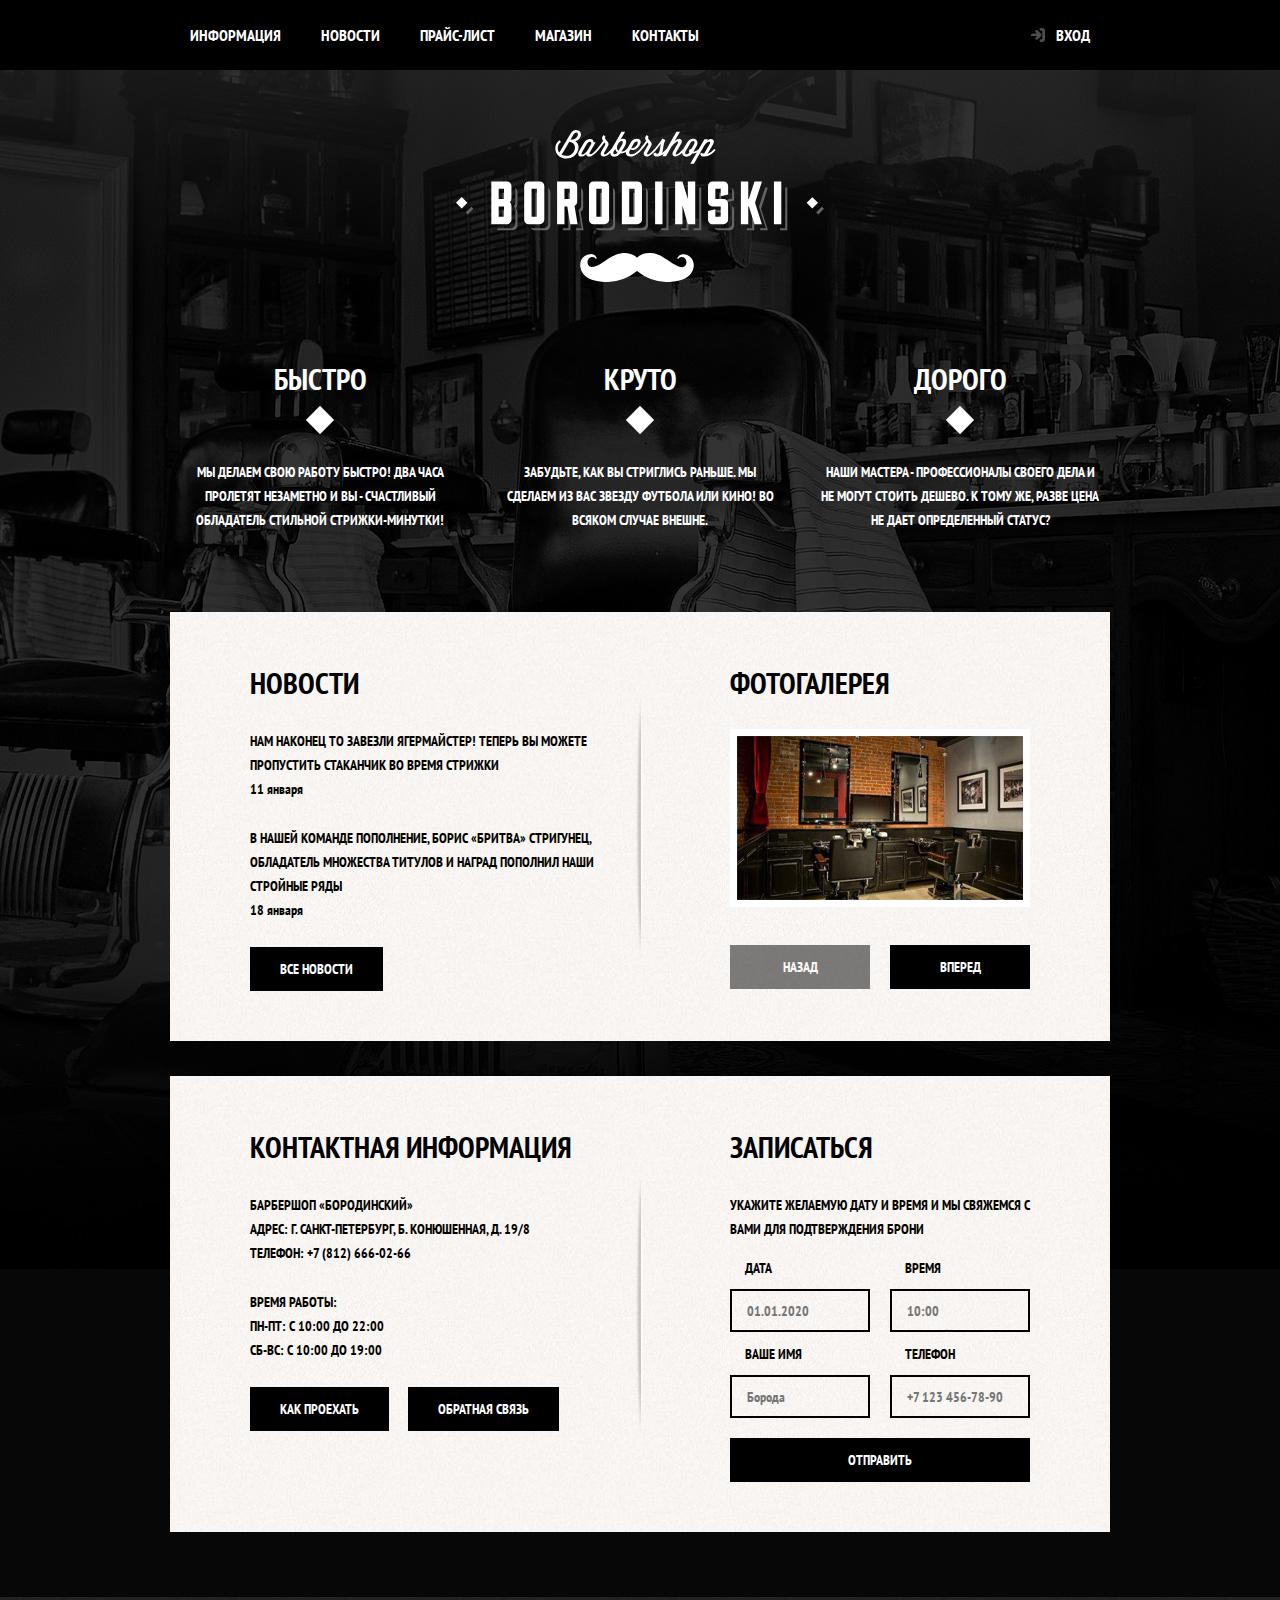
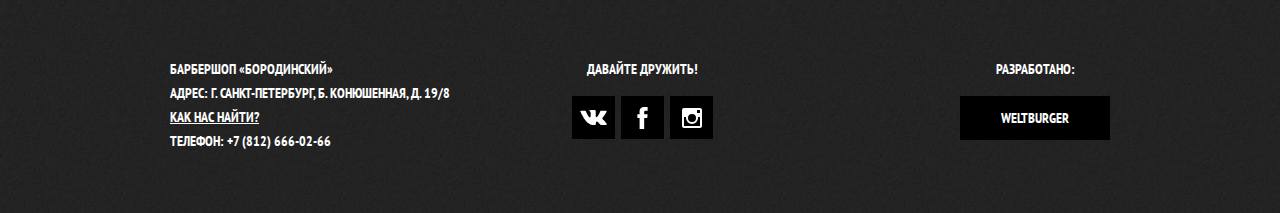
<file: site/index.html>
<!DOCTYPE html>
<html lang="ru">

<head>
    <meta charset="UTF-8">
    <title>Барбершоп «Бородинский»</title>
    <link href="https://fonts.googleapis.com/css2?family=PT+Sans+Narrow:wght@400;700&display=swap" rel="stylesheet">
    <link rel="stylesheet" href="css/normalize.css">
    <link rel="stylesheet" href="css/min-styles.css">
</head>

<body>
    <header class="main-header">
        <nav class="main-navigation">
            <a class="main-header-logo">
                <img src="img/index-logo.svg" width="368" height="153" alt="Логотип барбершопа «Бородинский»">
            </a>
            <div class="main-navigation-wrapper">
                <div class="container">
                    <ul class="site-navigation">
                        <li><a href="#">Информация</a></li>
                        <li><a href="#">Новости</a></li>
                        <li><a href="price.html">Прайс-лист</a></li>
                        <li><a href="catalog.html">Магазин</a></li>
                        <li><a href="#">Контакты</a></li>
                    </ul>
                    <ul class="user-navigation">
                        <li>
                            <a class="login-link" href="login.html">Вход</a>
                        </li>
                    </ul>
                </div>
            </div>
        </nav>
    </header>

    <main class="container">
        <h1 class="visually-hidden">Барбершоп «Бородинский»</h1>
        <section class="features">
            <h2 class="visually-hidden">Преимущества</h2>
            <ul class="features-list">
                <li class="feature-item">
                    <h3>Быстро</h3>
                    <p>Мы делаем свою работу быстро! Два часа пролетят незаметно и вы - счастливый обладатель стильной стрижки-минутки!</p>
                </li>
                <li class="feature-item">
                    <h3>Круто</h3>
                    <p>Забудьте, как вы стриглись раньше. Мы сделаем из вас звезду футбола или кино! Во всяком случае внешне.</p>
                </li>
                <li class="feature-item">
                    <h3>Дорого</h3>
                    <p>Наши мастера - профессионалы своего дела и не могут стоить дешево. К тому же, разве цена не дает определенный статус?</p>
                </li>
            </ul>
        </section>

        <div class="index-columns">
            <section class="news">
                <h2>Новости</h2>
                <ul class="news-list">
                    <li class="news-item">
                        <p>Нам наконец то завезли Ягермайстер! Теперь вы можете пропустить стаканчик во время стрижки</p>
                        <time datetime="2020-01-11">11 января</time>
                    </li>
                    <li class="news-item">
                        <p>В нашей команде пополнение, Борис «Бритва» Стригунец, обладатель множества титулов и наград пополнил наши стройные ряды</p>
                        <time datetime="2020-01-18">18 января</time>
                    </li>
                </ul>
                <a class="button" href="news.html">Все новости</a>
            </section>

            <section class="gallery">
                <h2>Фотогалерея</h2>
                <div class="gallery-container">
                    <figure class="gallery-content">
                        <a href="#"><img src="img/studio.jpg" width="286" height="164" alt="Интерьер"></a>
                    </figure>
                    <button class="button gallery-button gallery-button-back" disabled>Назад</button>
                    <button class="button gallery-button gallery-button-next">Вперед</button>
                </div>
            </section>
        </div>

        <div class="index-columns">
            <section class="contacts">
                <h2>Контактная информация</h2>
                <p>
                    Барбершоп «Бородинский»<br>
                    Адрес: г. Санкт-Петербург, Б. Конюшенная, д. 19/8<br>
                    Телефон: +7 (812) 666-02-66
                </p>
                <p>
                    Время работы:<br>
                    пн-пт: с 10:00 до 22:00<br>
                    сб-вс: с 10:00 до 19:00
                </p>
                <a class="button contacts-button-map" href="map.html">Как проехать</a>
                <a class="button" href="contacts.html">Обратная связь</a>
            </section>

            <section class="appointment">
                <h2>Записаться</h2>
                <p class="appointment-info">Укажите желаемую дату и время и мы свяжемся с вами для подтверждения брони</p>
                <form class="appointment-form" action="https://echo.htmlacademy.ru" method="POST">
                    <p class="appointment-item">
                        <label for="appointment-date">Дата</label>
                        <input id="appointment-date" type="text" name="date" value="" placeholder="01.01.2020">
                    </p>
                    <p class="appointment-item">
                        <label for="appointment-time">Время</label>
                        <input id="appointment-time" type="text" name="time" value="" placeholder="10:00">
                    </p>
                    <p class="appointment-item">
                        <label for="appointment-name">Ваше имя</label>
                        <input id="appointment-name" type="text" name="name" value="" placeholder="Борода">
                    </p>
                    <p class="appointment-item">
                        <label for="appointment-phone">Телефон</label>
                        <input id="appointment-phone" type="tel" name="phone" value="" placeholder="+7 123 456-78-90">
                    </p>
                    <button class="button" type="submit">Отправить</button>
                </form>
            </section>
        </div>
    </main>

    <footer class="main-footer">
        <div class="container">
            <p class="footer-contacts">
                Барбершоп «Бородинский»<br>
                Адрес: г. Санкт-Петербург, Б. Конюшенная, д. 19/8<br>
                <a href="map.html" class="footer-link-map">Как нас найти?</a><br>
                Телефон: +7 (812) 666-02-66
            </p>
            <div class="footer-social">
                <b>Давайте дружить!</b>
                <ul>
                    <li><a class="social-button" href="#"><span class="visually-hidden">Вконтакте</span>
                        <svg xmlns="http://www.w3.org/2000/svg" width="27" height="15" viewBox="0 0 26.14 14.91">
                            <path d="M26 13.47l-.09-.17a13.55 13.55 0 0 0-2.6-3q-.87-.83-1.1-1.12A1 1 0 0 1 22 8a10.27 10.27 0 0 1 1.22-1.78l.88-1.16q2.35-3.13 2-4L26 .94a.8.8 0 0 0-.4-.22 2.14 2.14 0 0 0-.87 0h-3.92a.51.51 0 0 0-.27 0h-.3a.6.6 0 0 0-.15.14.93.93 0 0 0-.14.24 22.22 22.22 0 0 1-1.46 3.06q-.5.84-.93 1.46a7 7 0 0 1-.71.91 4.94 4.94 0 0 1-.52.47q-.23.18-.35.15l-.23-.05a.9.9 0 0 1-.31-.33 1.49 1.49 0 0 1-.16-.53V1.6a3.14 3.14 0 0 0 0-.62 2.12 2.12 0 0 0-.14-.44.73.73 0 0 0-.28-.33 1.57 1.57 0 0 0-.46-.18A9 9 0 0 0 12.57 0a8.93 8.93 0 0 0-3.25.33 1.83 1.83 0 0 0-.52.41q-.25.3-.07.33a1.67 1.67 0 0 1 1.16.59l.08.16a2.6 2.6 0 0 1 .19.63 6.32 6.32 0 0 1 .12 1 10.59 10.59 0 0 1 0 1.7q-.07.71-.13 1.1a2.21 2.21 0 0 1-.18.64 2.69 2.69 0 0 1-.16.3l-.07.07a1 1 0 0 1-.37.07.86.86 0 0 1-.46-.19 3.27 3.27 0 0 1-.56-.52 7 7 0 0 1-.66-.93q-.37-.6-.76-1.42l-.22-.39q-.2-.38-.56-1.11t-.62-1.43A.9.9 0 0 0 5.2.9h-.07a.93.93 0 0 0-.22-.16A1.44 1.44 0 0 0 4.6.65L.87.68A1 1 0 0 0 .1.94L0 1a.44.44 0 0 0 0 .22 1.08 1.08 0 0 0 .08.37Q.9 3.53 1.86 5.31t1.66 2.87Q4.23 9.27 5 10.24t1 1.24l.37.41.34.33a8.06 8.06 0 0 0 1 .78 16.34 16.34 0 0 0 1.4.9 7.6 7.6 0 0 0 1.79.72 6.19 6.19 0 0 0 2 .22h1.57a1.08 1.08 0 0 0 .72-.3l.05-.07a.9.9 0 0 0 .1-.25 1.38 1.38 0 0 0 0-.37 4.48 4.48 0 0 1 .09-1.05 2.77 2.77 0 0 1 .23-.71 1.74 1.74 0 0 1 .29-.4 1.19 1.19 0 0 1 .23-.2h.11a.86.86 0 0 1 .77.21 4.52 4.52 0 0 1 .83.79q.39.47.93 1.05a6.41 6.41 0 0 0 1 .87l.27.16a3.31 3.31 0 0 0 .71.3 1.53 1.53 0 0 0 .76.07l3.48-.05a1.58 1.58 0 0 0 .8-.17.68.68 0 0 0 .34-.37 1.06 1.06 0 0 0 0-.46 1.71 1.71 0 0 0-.1-.36z" fill="#fff"/>
                        </svg>
                        </a>
                    </li>
                    <li><a class="social-button" href="#"><span class="visually-hidden">Фейсбук</span>
                            <svg xmlns="http://www.w3.org/2000/svg" width="19" height="22" viewBox="0 0 10.15 21.74">
                                <path d="M3.34 1.12A4.77 4.77 0 0 1 6.53 0h3.61v3.81H7.81a1.07 1.07 0 0 0-1.09.83v2.55h3.42c-.08 1.23-.24 2.45-.41 3.67h-3v10.87H2.21V10.86H0V7.21h2.19V3.66a3.83 3.83 0 0 1 1.15-2.54z" fill="#fff"/>
                            </svg>
                        </a>
                    </li>
                    <li><a class="social-button" href="#"><span class="visually-hidden">Инстаграм</span>
                            <svg xmlns="http://www.w3.org/2000/svg" width="20" height="20" viewBox="0 0 20 20">
                                <path d="M18 0H2a2 2 0 0 0-2 2v16a2 2 0 0 0 2 2h16a2 2 0 0 0 2-2V2a2 2 0 0 0-2-2zm-8 6a4 4 0 1 1-4 4 4 4 0 0 1 4-4zM2.5 18a.47.47 0 0 1-.5-.5V9h2.1a3.4 3.4 0 0 0-.1 1 6 6 0 1 0 12 0 3.4 3.4 0 0 0-.1-1H18v8.5a.47.47 0 0 1-.5.5zM18 4.5a.47.47 0 0 1-.5.5h-2a.47.47 0 0 1-.5-.5v-2a.47.47 0 0 1 .5-.5h2a.47.47 0 0 1 .5.5z" fill="#fff"/>
                            </svg>
                        </a>
                    </li>
                </ul>
            </div>
            <p class="footer-copyright">
                <b>Разработано:</b>
                <a class="button" href="https://github.com/Weltburger">Weltburger</a>
            </p>
        </div>
    </footer>

    <section class="modal modal-login">
        <h2>Личный кабинет</h2>
        <p class="modal-description">Введите пожалуйста свой логин и пароль</p>
        <form class="login-form" action="https://echo.htmlacademy.ru" method="post">
            <p>
                <label class="visually-hidden" for="user-login">Логин</label>
                <input class="login-icon-user" id="user-login" type="text" name="login" placeholder="Логин">
            </p>
            <p>
                <label class="visually-hidden" for="user-password">Пароль</label>
                <input class="login-icon-password" id="user-password" type="password" name="password" placeholder="Пароль">
            </p>
            <p class="login-help">
                <label class="login-checkbox">
                    <input type="checkbox" name="remember" class="visually-hidden">
                    <span class="checkbox-indicator"></span>
                    Запомните меня
                </label>
                <a class="restore" href="#">Я забыл пароль!</a>
            </p>
            <button class="button" type="submit">Войти</button>
        </form>
        <button class="modal-close" type="button">Закрыть</button>
    </section>

    <section class="modal modal-map">
        <h2 class="visually-hidden">Как до нас добраться</h2>
        <iframe src="https://www.google.com/maps/embed?pb=!1m18!1m12!1m3!1d999.302397880995!2d30.322011940674884!3d59.93869974836517!2m3!1f0!2f0!3f0!3m2!1i1024!2i768!4f13.1!3m3!1m2!1s0x4696310fca145cc1%3A0x42b32648d8238007!2z0JHQvtC70YzRiNCw0Y8g0JrQvtC90Y7RiNC10L3QvdCw0Y8g0YPQuy4sIDE5LzgsINCh0LDQvdC60YIt0J_QtdGC0LXRgNCx0YPRgNCzLCDQoNC-0YHRgdC40Y8sIDE5MTE4Ng!5e0!3m2!1sru!2sua!4v1595830866234!5m2!1sru!2sua" width="766" height="560" allowfullscreen></iframe>
        <p>
            <img src="img/map.jpg" width="780" height="560" alt="Офис компании по адресу ул. Большая Конюшенная 19/8, Санкт-Петербург">
        </p>
        <button class="modal-close" type="button">Закрыть</button>
    </section>
    <script src="js/min-index.js"></script>
</body>
</html>
</file>
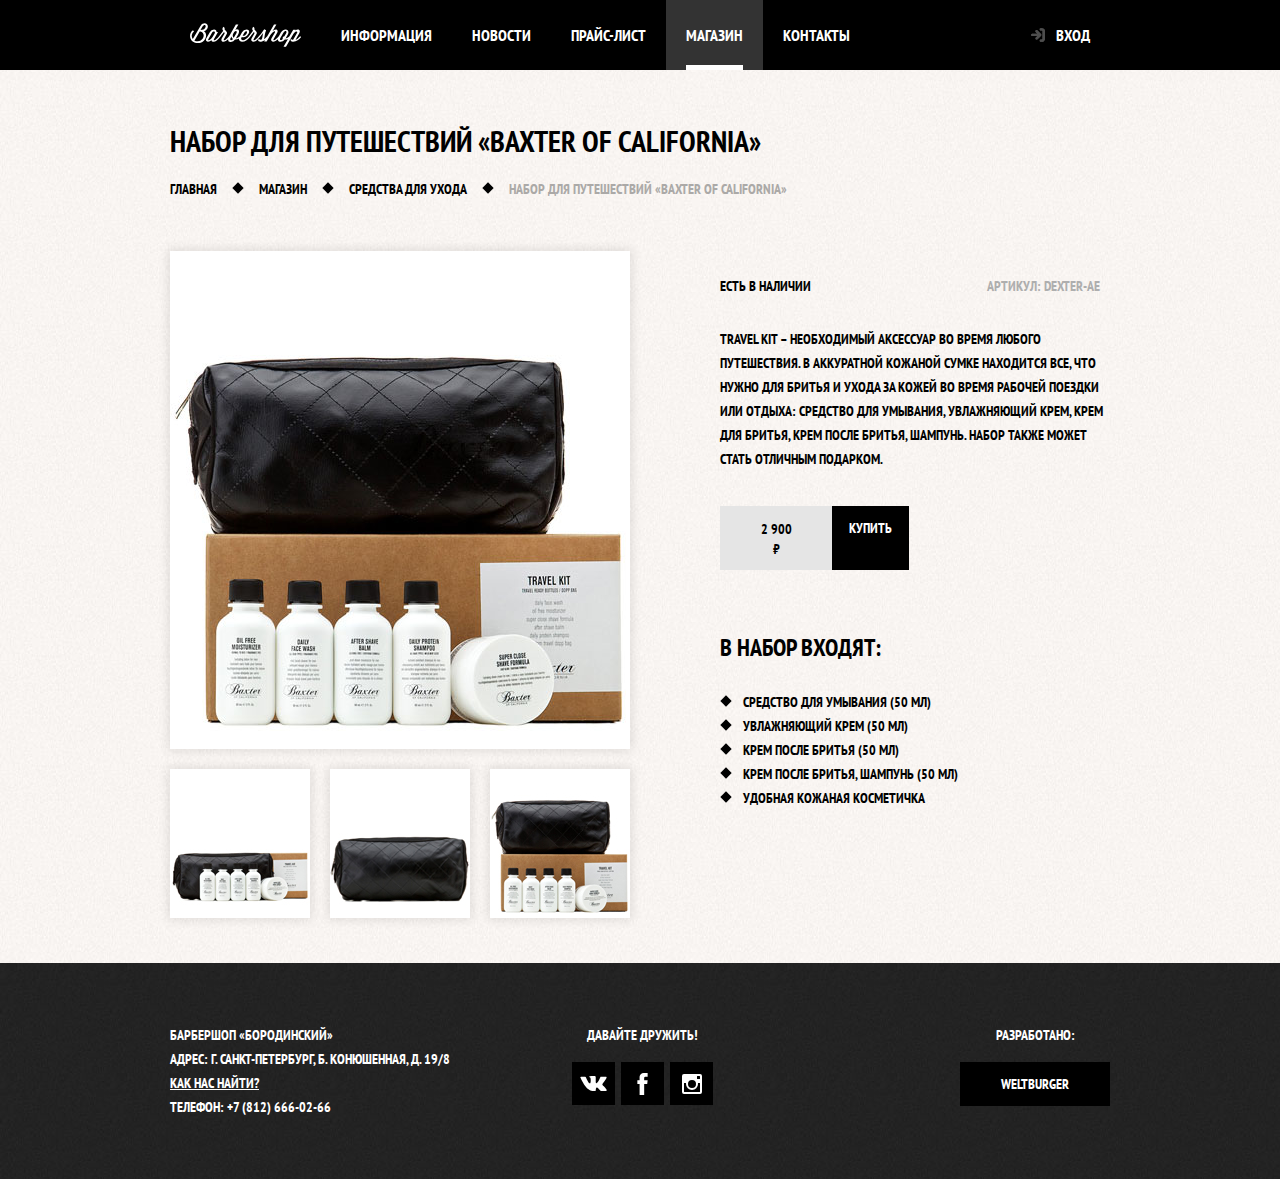
<file: site/catalog-item.html>
<!DOCTYPE html>
<html lang="ru">
<head>
    <meta charset="UTF-8">
    <title>Страница товара</title>
    <link href="https://fonts.googleapis.com/css2?family=PT+Sans+Narrow:wght@400;700&display=swap" rel="stylesheet">
    <link rel="stylesheet" href="css/normalize.css">
    <link rel="stylesheet" href="css/min-styles.css">
</head>
<body class="inner-page">
    <header class="main-header">
        <nav class="main-navigation container">
            <a class="main-header-logo" href="index.html">
                <img src="img/logo.svg" width="111" height="24" alt="Логотип барбершопа «Бородинский»">
            </a>
            <ul class="site-navigation">
                <li><a href="#">Информация</a></li>
                <li><a href="#">Новости</a></li>
                <li><a href="price.html">Прайс-лист</a></li>
                <li class="site-navigation-current"><a href="catalog.html">Магазин</a></li>
                <li><a href="#">Контакты</a></li>
            </ul>
            <ul class="user-navigation">
                <li>
                    <a class="login-link" href="login.html">Вход</a>
                </li>
            </ul>
        </nav>
    </header>

    <main class="container">
        <h1 class="page-title">Набор для путешествий «Baxter of California»</h1>
        <ul class="breadcrumbs">
            <li><a href="index.html">Главная</a></li>
            <li><a href="#">Магазин</a></li>
            <li><a href="#">Средства для ухода</a></li>
            <li class="breadcrumbs-current">Набор для путешествий «Baxter of California»</li>
        </ul>

        <div class="catalog-columns">
            <section class="product-photos">
                <h2 class="visually-hidden">Изображения товара</h2>
                <p class="product-photo-full">
                    <img src="img/product-big.jpg" width="460" height="498" alt="Фото всего набора">
                </p>
                <ul class="product-photo-preview">
                    <li><img src="img/product-small-1.jpg" width="140" height="149" alt="Фото в анфас"></li>
                    <li><img src="img/product-small-2.jpg" width="140" height="149" alt="Фото в профиль"></li>
                    <li><img src="img/product-small-3.jpg" width="140" height="149" alt="Фото отдельной части"></li>
                </ul>
            </section>
        
            <section class="product-info">
                <h2 class="visually-hidden">Описание товара</h2>
                <div class="product-descriprion">
                    <p class="product-availability">Есть в наличии</p>
                    <p class="product-article">Артикул: dexter-ae</p>
                </div>
                <p class="product-text">Travel Kit – необходимый аксессуар во время любого путешествия. В аккуратной кожаной сумке находится все, что
                    нужно для бритья и ухода за кожей во время рабочей поездки или отдыха: средство для умывания, увлажняющий
                    крем, крем для бритья, крем после бритья, шампунь. Набор также может стать отличным подарком.</p>
                <p class="product-price">
                    <b>2 900 ₽</b>
                    <a class="button" href="#">Купить</a>
                </p>
                <h3>В набор входят:</h3>
                <ul>
                    <li>Средство для умывания (50 мл)</li>
                    <li>Увлажняющий крем (50 мл)</li>
                    <li>Крем после бритья (50 мл)</li>
                    <li>Крем после бритья, шампунь (50 мл)</li>
                    <li>Удобная кожаная косметичка</li>
                </ul>
            </section>
        </div>
    </main>

    <footer class="main-footer">
        <div class="container">
            <p class="footer-contacts">
                Барбершоп «Бородинский»<br>
                Адрес: г. Санкт-Петербург, Б. Конюшенная, д. 19/8<br>
                <a href="map.html" class="footer-link-map">Как нас найти?</a><br>
                Телефон: +7 (812) 666-02-66
            </p>
            <div class="footer-social">
                <b>Давайте дружить!</b>
                <ul>
                    <li><a class="social-button" href="#"><span class="visually-hidden">Вконтакте</span>
                        <svg xmlns="http://www.w3.org/2000/svg" width="27" height="15" viewBox="0 0 26.14 14.91">
                            <path d="M26 13.47l-.09-.17a13.55 13.55 0 0 0-2.6-3q-.87-.83-1.1-1.12A1 1 0 0 1 22 8a10.27 10.27 0 0 1 1.22-1.78l.88-1.16q2.35-3.13 2-4L26 .94a.8.8 0 0 0-.4-.22 2.14 2.14 0 0 0-.87 0h-3.92a.51.51 0 0 0-.27 0h-.3a.6.6 0 0 0-.15.14.93.93 0 0 0-.14.24 22.22 22.22 0 0 1-1.46 3.06q-.5.84-.93 1.46a7 7 0 0 1-.71.91 4.94 4.94 0 0 1-.52.47q-.23.18-.35.15l-.23-.05a.9.9 0 0 1-.31-.33 1.49 1.49 0 0 1-.16-.53V1.6a3.14 3.14 0 0 0 0-.62 2.12 2.12 0 0 0-.14-.44.73.73 0 0 0-.28-.33 1.57 1.57 0 0 0-.46-.18A9 9 0 0 0 12.57 0a8.93 8.93 0 0 0-3.25.33 1.83 1.83 0 0 0-.52.41q-.25.3-.07.33a1.67 1.67 0 0 1 1.16.59l.08.16a2.6 2.6 0 0 1 .19.63 6.32 6.32 0 0 1 .12 1 10.59 10.59 0 0 1 0 1.7q-.07.71-.13 1.1a2.21 2.21 0 0 1-.18.64 2.69 2.69 0 0 1-.16.3l-.07.07a1 1 0 0 1-.37.07.86.86 0 0 1-.46-.19 3.27 3.27 0 0 1-.56-.52 7 7 0 0 1-.66-.93q-.37-.6-.76-1.42l-.22-.39q-.2-.38-.56-1.11t-.62-1.43A.9.9 0 0 0 5.2.9h-.07a.93.93 0 0 0-.22-.16A1.44 1.44 0 0 0 4.6.65L.87.68A1 1 0 0 0 .1.94L0 1a.44.44 0 0 0 0 .22 1.08 1.08 0 0 0 .08.37Q.9 3.53 1.86 5.31t1.66 2.87Q4.23 9.27 5 10.24t1 1.24l.37.41.34.33a8.06 8.06 0 0 0 1 .78 16.34 16.34 0 0 0 1.4.9 7.6 7.6 0 0 0 1.79.72 6.19 6.19 0 0 0 2 .22h1.57a1.08 1.08 0 0 0 .72-.3l.05-.07a.9.9 0 0 0 .1-.25 1.38 1.38 0 0 0 0-.37 4.48 4.48 0 0 1 .09-1.05 2.77 2.77 0 0 1 .23-.71 1.74 1.74 0 0 1 .29-.4 1.19 1.19 0 0 1 .23-.2h.11a.86.86 0 0 1 .77.21 4.52 4.52 0 0 1 .83.79q.39.47.93 1.05a6.41 6.41 0 0 0 1 .87l.27.16a3.31 3.31 0 0 0 .71.3 1.53 1.53 0 0 0 .76.07l3.48-.05a1.58 1.58 0 0 0 .8-.17.68.68 0 0 0 .34-.37 1.06 1.06 0 0 0 0-.46 1.71 1.71 0 0 0-.1-.36z" fill="#fff"/>
                        </svg>
                        </a>
                    </li>
                    <li><a class="social-button" href="#"><span class="visually-hidden">Фейсбук</span>
                            <svg xmlns="http://www.w3.org/2000/svg" width="19" height="22" viewBox="0 0 10.15 21.74">
                                <path d="M3.34 1.12A4.77 4.77 0 0 1 6.53 0h3.61v3.81H7.81a1.07 1.07 0 0 0-1.09.83v2.55h3.42c-.08 1.23-.24 2.45-.41 3.67h-3v10.87H2.21V10.86H0V7.21h2.19V3.66a3.83 3.83 0 0 1 1.15-2.54z" fill="#fff"/>
                            </svg>
                        </a>
                    </li>
                    <li><a class="social-button" href="#"><span class="visually-hidden">Инстаграм</span>
                            <svg xmlns="http://www.w3.org/2000/svg" width="20" height="20" viewBox="0 0 20 20">
                                <path d="M18 0H2a2 2 0 0 0-2 2v16a2 2 0 0 0 2 2h16a2 2 0 0 0 2-2V2a2 2 0 0 0-2-2zm-8 6a4 4 0 1 1-4 4 4 4 0 0 1 4-4zM2.5 18a.47.47 0 0 1-.5-.5V9h2.1a3.4 3.4 0 0 0-.1 1 6 6 0 1 0 12 0 3.4 3.4 0 0 0-.1-1H18v8.5a.47.47 0 0 1-.5.5zM18 4.5a.47.47 0 0 1-.5.5h-2a.47.47 0 0 1-.5-.5v-2a.47.47 0 0 1 .5-.5h2a.47.47 0 0 1 .5.5z" fill="#fff"/>
                            </svg>
                        </a>
                    </li>
                </ul>
            </div>
            <p class="footer-copyright">
                <b>Разработано:</b>
                <a class="button" href="https://github.com/Weltburger">Weltburger</a>
            </p>
        </div>
    </footer>

    <section class="modal modal-login">
        <h2>Личный кабинет</h2>
        <p class="modal-description">Введите пожалуйста свой логин и пароль</p>
        <form class="login-form" action="https://echo.htmlacademy.ru" method="post">
            <p>
                <label class="visually-hidden" for="user-login">Логин</label>
                <input class="login-icon-user" id="user-login" type="text" name="login" placeholder="Логин">
            </p>
            <p>
                <label class="visually-hidden" for="user-password">Пароль</label>
                <input class="login-icon-password" id="user-password" type="password" name="password" placeholder="Пароль">
            </p>
            <p class="login-help">
                <label class="login-checkbox">
                    <input type="checkbox" name="remember" class="visually-hidden">
                    <span class="checkbox-indicator"></span>
                    Запомните меня
                </label>
                <a class="restore" href="#">Я забыл пароль!</a>
            </p>
            <button class="button" type="submit">Войти</button>
        </form>
        <button class="modal-close" type="button">Закрыть</button>
    </section>
    <script src="js/min-index.js"></script>
</body>
</html>
</file>
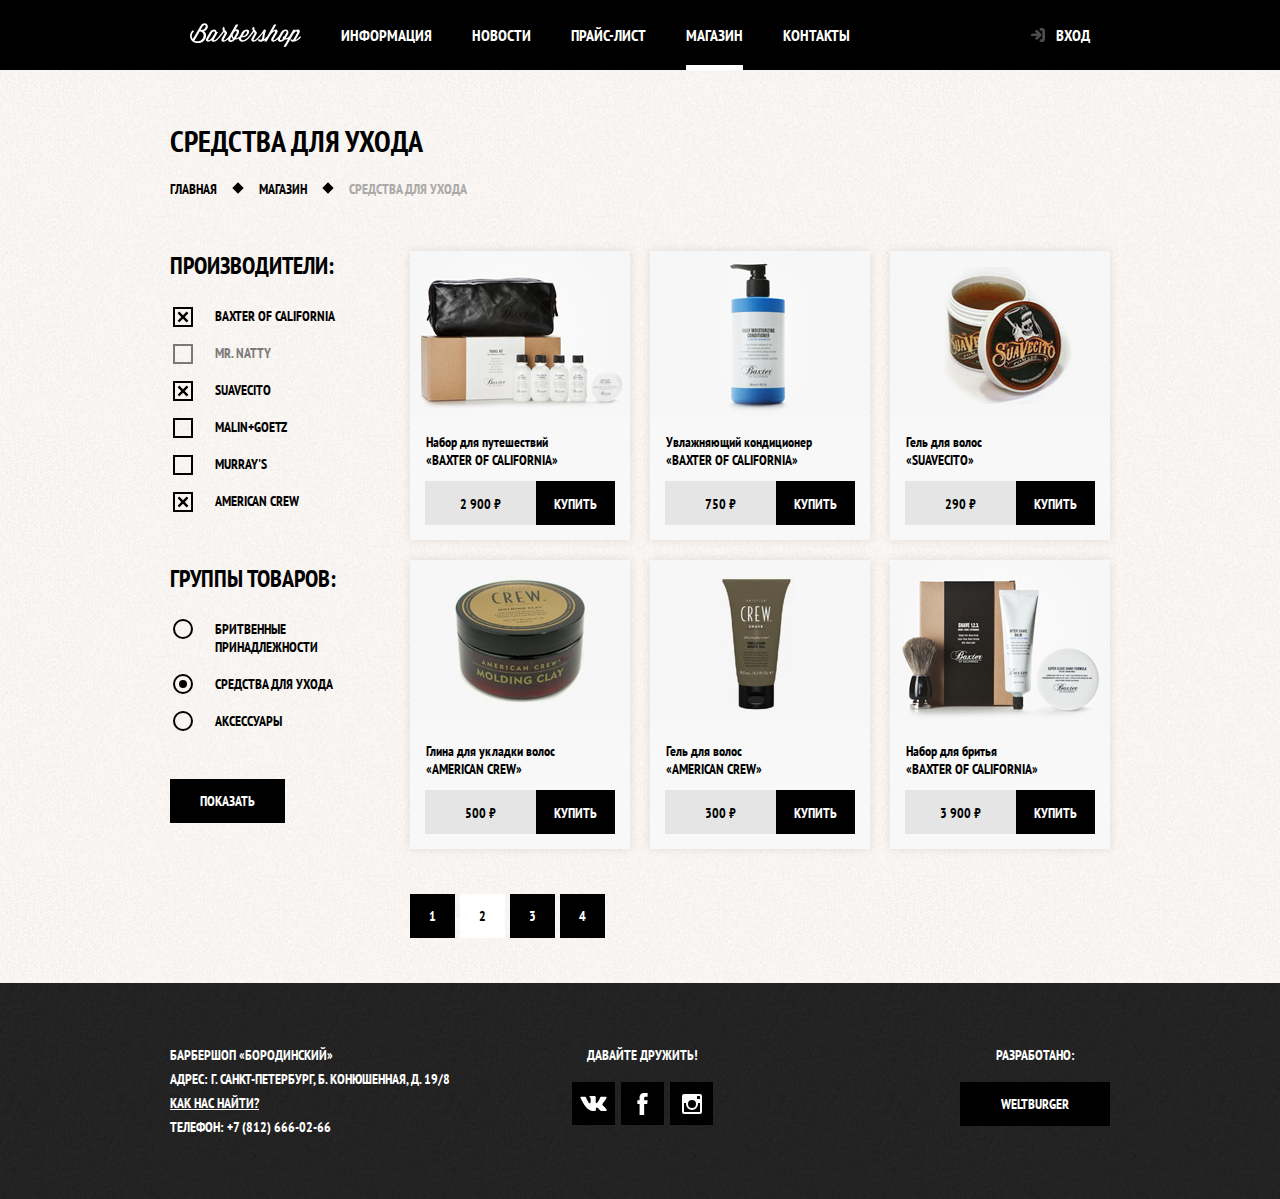
<file: site/catalog.html>
<!DOCTYPE html>
<html lang="ru">
<head>
    <meta charset="UTF-8">
    <title>Каталог</title>
    <link href="https://fonts.googleapis.com/css2?family=PT+Sans+Narrow:wght@400;700&display=swap" rel="stylesheet">
    <link rel="stylesheet" href="css/normalize.css">
    <link rel="stylesheet" href="css/min-styles.css">
</head>

<body class="inner-page">
    <header class="main-header">
        <nav class="main-navigation container">
            <a class="main-header-logo" href="index.html">
                <img src="img/logo.svg" width="111" height="24" alt="Логотип барбершопа «Бородинский»">
            </a>
            <ul class="site-navigation">
                <li><a href="#">Информация</a></li>
                <li><a href="#">Новости</a></li>
                <li><a href="price.html">Прайс-лист</a></li>
                <li class="site-navigation-current"><a>Магазин</a></li>
                <li><a href="#">Контакты</a></li>
            </ul>
            <ul class="user-navigation">
                <li>
                    <a class="login-link" href="login.html">Вход</a>
                </li>
            </ul>
        </nav>
    </header>

    <main class="container">
        <h1 class="page-title">Средства для ухода</h1>
        <ul class="breadcrumbs">
            <li><a href="index.html">Главная</a></li>
            <li><a href="catalog.html">Магазин</a></li>
            <li class="breadcrumbs-current">Средства для ухода</li>
        </ul>

        <div class="catalog-columns">
            <section class="filters">
                <h2 class="visually-hidden">Фильтры товаров</h2>
                <form class="filter" method="GET" action="https://echo.htmlacademy.ru">
                    <fieldset>
                        <legend>Производители:</legend>
                        <ul>
                            <li class="filter-option">
                                <input class="visually-hidden filter-input filter-input-checkbox" type="checkbox" 
                                name="baxter-of-california" id="filter-baxter-of-california" checked>
                                <label for="filter-baxter-of-california">Baxter of California</label>
                            </li>
                            <li class="filter-option">
                                <input class="visually-hidden filter-input filter-input-checkbox" type="checkbox" 
                                name="mr-natty" id="filter-mr-natty" disabled>
                                <label for="filter-mr-natty">Mr. Natty</label>
                            </li>
                            <li class="filter-option">
                                <input class="visually-hidden filter-input filter-input-checkbox" type="checkbox" 
                                name="suavecito" id="filter-suavecito" checked>
                                <label for="filter-suavecito">Suavecito</label>
                            </li>
                            <li class="filter-option">
                                <input class="visually-hidden filter-input filter-input-checkbox" type="checkbox" 
                                name="malin-goetz" id="filter-malin-goetz">
                                <label for="filter-malin-goetz">Malin+Goetz</label>
                            </li>
                            <li class="filter-option">
                                <input class="visually-hidden filter-input filter-input-checkbox" type="checkbox" 
                                name="murrays" id="filter-murrays">
                                <label for="filter-murrays">Murray's</label>
                            </li>
                            <li class="filter-option">
                                <input class="visually-hidden filter-input filter-input-checkbox" type="checkbox" 
                                name="american-crew" id="filter-american-crew" checked>
                                <label for="filter-american-crew">American Crew</label>
                            </li>
                        </ul>
                    </fieldset>
                    <fieldset>
                        <legend>Группы товаров:</legend>
                        <ul>
                            <li class="filter-option">
                                <input class="visually-hidden filter-input filter-input-radio" type="radio" 
                                name="product-group" value="shaving" id="filter-shave">
                                <label for="filter-shave">Бритвенные принадлежности</label>
                            </li>
                            <li class="filter-option">
                                <input class="visually-hidden filter-input filter-input-radio" type="radio" 
                                name="product-group" value="hair-care" id="filter-care" checked>
                                <label for="filter-care">Средства для ухода</label>
                            </li>
                            <li class="filter-option">
                                <input class="visually-hidden filter-input filter-input-radio" type="radio" 
                                name="product-group" value="accessories" id="filter-accessories">
                                <label for="filter-accessories">Аксессуары</label>
                            </li>
                        </ul>
                    </fieldset>
                    <button type="submit" class="filter-button button">Показать</button>
                </form>
            </section>

            <section class="catalog">
                <h2 class="visually-hidden">Список средств для ухода</h2>
                <ul class="catalog-list">
                    <li class="catalog-item">
                        <a href="catalog-item.html">
                            <h3>
                                <span class="catalog-category">Набор для путешествий</span>
                                <span class="catalog-item-title">«Baxter of California»</span>
                            </h3>
                            <p class="catalog-item-image">
                                <img src="img/product-1.jpg" width="220" height="165" alt="Набор для путешествий «Baxter of California»">
                            </p>
                        </a>
                        <p class="catalog-item-price">
                            <b>2 900 ₽</b>
                            <a class="button" href="#">Купить</a>
                        </p>
                    </li>

                    <li class="catalog-item">
                        <a href="catalog-item.html">
                            <h3>
                                <span class="catalog-category">Увлажняющий кондиционер</span>
                                <span class="catalog-item-title">«Baxter of California»</span>
                            </h3>
                            <p class="catalog-item-image">
                                <img src="img/product-2.jpg" width="220" height="165" alt="Увлажняющий кондиционер «Baxter of California»">
                            </p>
                        </a>
                        <p class="catalog-item-price">
                            <b>750 ₽</b>
                            <a class="button" href="#">Купить</a>
                        </p>
                    </li>

                    <li class="catalog-item">
                        <a href="catalog-item.html">
                            <h3>
                                <span class="catalog-category">Гель для волос</span>
                                <span class="catalog-item-title">«Suavecito»</span>
                            </h3>
                            <p class="catalog-item-image">
                                <img src="img/product-3.jpg" width="220" height="165" alt="Гель для волос «Suavecito»">
                            </p>
                        </a>
                        <p class="catalog-item-price">
                            <b>290 ₽</b>
                            <a class="button" href="#">Купить</a>
                        </p>
                    </li>

                    <li class="catalog-item">
                        <a href="catalog-item.html">
                            <h3>
                                <span class="catalog-category">Глина для укладки волос</span>
                                <span class="catalog-item-title">«American Crew»</span>
                            </h3>
                            <p class="catalog-item-image">
                                <img src="img/product-4.jpg" width="220" height="165" alt="Глина для укладки волос «American Crew»">
                            </p>
                        </a>
                        <p class="catalog-item-price">
                            <b>500 ₽</b>
                            <a class="button" href="#">Купить</a>
                        </p>
                    </li>

                    <li class="catalog-item">
                        <a href="catalog-item.html">
                            <h3>
                                <span class="catalog-category">Гель для волос</span>
                                <span class="catalog-item-title">«American Crew»</span>
                            </h3>
                            <p class="catalog-item-image">
                                <img src="img/product-5.jpg" width="220" height="165" alt="Гель для волос «American Crew»">
                            </p>
                        </a>
                        <p class="catalog-item-price">
                            <b>300 ₽</b>
                            <a class="button" href="#">Купить</a>
                        </p>
                    </li>

                    <li class="catalog-item">
                        <a href="catalog-item.html">
                            <h3>
                                <span class="catalog-category">Набор для бритья</span>
                                <span class="catalog-item-title">«Baxter of California»</span>
                            </h3>
                            <p class="catalog-item-image">
                                <img src="img/product-6.jpg" width="220" height="165" alt="Набор для бритья «Baxter of California»">
                            </p>
                        </a>
                        <p class="catalog-item-price">
                            <b>3 900 ₽</b>
                            <a class="button" href="#">Купить</a>
                        </p>
                    </li>
                </ul>

                <ul class="pagination-list">
                    <li class="pagination-item"><a href="#">1</a></li>
                    <li class="pagination-item pagination-item-current"><a>2</a></li>
                    <li class="pagination-item"><a href="#">3</a></li>
                    <li class="pagination-item"><a href="#">4</a></li>
                </ul>
            </section>
        </div>
    </main>

    <footer class="main-footer">
        <div class="container">
            <p class="footer-contacts">
                Барбершоп «Бородинский»<br>
                Адрес: г. Санкт-Петербург, Б. Конюшенная, д. 19/8<br>
                <a href="map.html" class="footer-link-map">Как нас найти?</a><br>
                Телефон: +7 (812) 666-02-66
            </p>
            <div class="footer-social">
                <b>Давайте дружить!</b>
                <ul>
                    <li><a class="social-button" href="#"><span class="visually-hidden">Вконтакте</span>
                        <svg xmlns="http://www.w3.org/2000/svg" width="27" height="15" viewBox="0 0 26.14 14.91">
                            <path d="M26 13.47l-.09-.17a13.55 13.55 0 0 0-2.6-3q-.87-.83-1.1-1.12A1 1 0 0 1 22 8a10.27 10.27 0 0 1 1.22-1.78l.88-1.16q2.35-3.13 2-4L26 .94a.8.8 0 0 0-.4-.22 2.14 2.14 0 0 0-.87 0h-3.92a.51.51 0 0 0-.27 0h-.3a.6.6 0 0 0-.15.14.93.93 0 0 0-.14.24 22.22 22.22 0 0 1-1.46 3.06q-.5.84-.93 1.46a7 7 0 0 1-.71.91 4.94 4.94 0 0 1-.52.47q-.23.18-.35.15l-.23-.05a.9.9 0 0 1-.31-.33 1.49 1.49 0 0 1-.16-.53V1.6a3.14 3.14 0 0 0 0-.62 2.12 2.12 0 0 0-.14-.44.73.73 0 0 0-.28-.33 1.57 1.57 0 0 0-.46-.18A9 9 0 0 0 12.57 0a8.93 8.93 0 0 0-3.25.33 1.83 1.83 0 0 0-.52.41q-.25.3-.07.33a1.67 1.67 0 0 1 1.16.59l.08.16a2.6 2.6 0 0 1 .19.63 6.32 6.32 0 0 1 .12 1 10.59 10.59 0 0 1 0 1.7q-.07.71-.13 1.1a2.21 2.21 0 0 1-.18.64 2.69 2.69 0 0 1-.16.3l-.07.07a1 1 0 0 1-.37.07.86.86 0 0 1-.46-.19 3.27 3.27 0 0 1-.56-.52 7 7 0 0 1-.66-.93q-.37-.6-.76-1.42l-.22-.39q-.2-.38-.56-1.11t-.62-1.43A.9.9 0 0 0 5.2.9h-.07a.93.93 0 0 0-.22-.16A1.44 1.44 0 0 0 4.6.65L.87.68A1 1 0 0 0 .1.94L0 1a.44.44 0 0 0 0 .22 1.08 1.08 0 0 0 .08.37Q.9 3.53 1.86 5.31t1.66 2.87Q4.23 9.27 5 10.24t1 1.24l.37.41.34.33a8.06 8.06 0 0 0 1 .78 16.34 16.34 0 0 0 1.4.9 7.6 7.6 0 0 0 1.79.72 6.19 6.19 0 0 0 2 .22h1.57a1.08 1.08 0 0 0 .72-.3l.05-.07a.9.9 0 0 0 .1-.25 1.38 1.38 0 0 0 0-.37 4.48 4.48 0 0 1 .09-1.05 2.77 2.77 0 0 1 .23-.71 1.74 1.74 0 0 1 .29-.4 1.19 1.19 0 0 1 .23-.2h.11a.86.86 0 0 1 .77.21 4.52 4.52 0 0 1 .83.79q.39.47.93 1.05a6.41 6.41 0 0 0 1 .87l.27.16a3.31 3.31 0 0 0 .71.3 1.53 1.53 0 0 0 .76.07l3.48-.05a1.58 1.58 0 0 0 .8-.17.68.68 0 0 0 .34-.37 1.06 1.06 0 0 0 0-.46 1.71 1.71 0 0 0-.1-.36z" fill="#fff"/>
                        </svg>
                        </a>
                    </li>
                    <li><a class="social-button" href="#"><span class="visually-hidden">Фейсбук</span>
                            <svg xmlns="http://www.w3.org/2000/svg" width="19" height="22" viewBox="0 0 10.15 21.74">
                                <path d="M3.34 1.12A4.77 4.77 0 0 1 6.53 0h3.61v3.81H7.81a1.07 1.07 0 0 0-1.09.83v2.55h3.42c-.08 1.23-.24 2.45-.41 3.67h-3v10.87H2.21V10.86H0V7.21h2.19V3.66a3.83 3.83 0 0 1 1.15-2.54z" fill="#fff"/>
                            </svg>
                        </a>
                    </li>
                    <li><a class="social-button" href="#"><span class="visually-hidden">Инстаграм</span>
                            <svg xmlns="http://www.w3.org/2000/svg" width="20" height="20" viewBox="0 0 20 20">
                                <path d="M18 0H2a2 2 0 0 0-2 2v16a2 2 0 0 0 2 2h16a2 2 0 0 0 2-2V2a2 2 0 0 0-2-2zm-8 6a4 4 0 1 1-4 4 4 4 0 0 1 4-4zM2.5 18a.47.47 0 0 1-.5-.5V9h2.1a3.4 3.4 0 0 0-.1 1 6 6 0 1 0 12 0 3.4 3.4 0 0 0-.1-1H18v8.5a.47.47 0 0 1-.5.5zM18 4.5a.47.47 0 0 1-.5.5h-2a.47.47 0 0 1-.5-.5v-2a.47.47 0 0 1 .5-.5h2a.47.47 0 0 1 .5.5z" fill="#fff"/>
                            </svg>
                        </a>
                    </li>
                </ul>
            </div>
            <p class="footer-copyright">
                <b>Разработано:</b>
                <a class="button" href="https://github.com/Weltburger">Weltburger</a>
            </p>
        </div>
    </footer>

    <section class="modal modal-login">
        <h2>Личный кабинет</h2>
        <p class="modal-description">Введите пожалуйста свой логин и пароль</p>
        <form class="login-form" action="https://echo.htmlacademy.ru" method="post">
            <p>
                <label class="visually-hidden" for="user-login">Логин</label>
                <input class="login-icon-user" id="user-login" type="text" name="login" placeholder="Логин">
            </p>
            <p>
                <label class="visually-hidden" for="user-password">Пароль</label>
                <input class="login-icon-password" id="user-password" type="password" name="password" placeholder="Пароль">
            </p>
            <p class="login-help">
                <label class="login-checkbox">
                    <input type="checkbox" name="remember" class="visually-hidden">
                    <span class="checkbox-indicator"></span>
                    Запомните меня
                </label>
                <a class="restore" href="#">Я забыл пароль!</a>
            </p>
            <button class="button" type="submit">Войти</button>
        </form>
        <button class="modal-close" type="button">Закрыть</button>
    </section>
    <script src="js/min-index.js"></script>
</body>
</html>
</file>
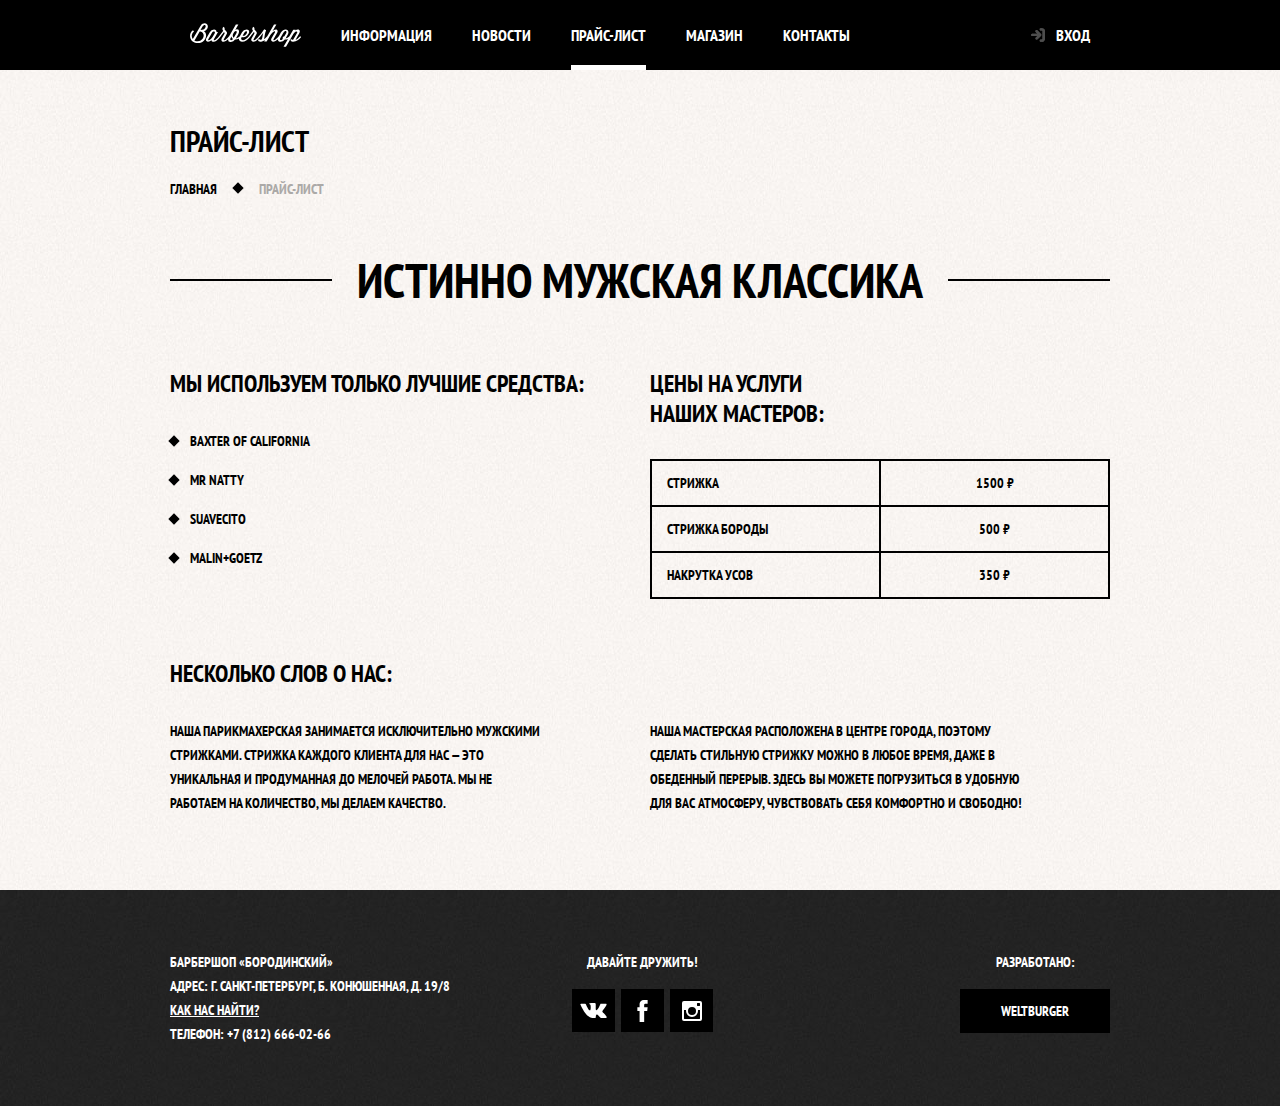
<file: site/price.html>
<!DOCTYPE html>
<html lang="ru">

<head>
    <meta charset="UTF-8">
    <title>Барбершоп «Бородинский»</title>
    <link href="https://fonts.googleapis.com/css2?family=PT+Sans+Narrow:wght@400;700&display=swap" rel="stylesheet">
    <link rel="stylesheet" href="css/normalize.css">
    <link rel="stylesheet" href="css/min-styles.css">
</head>

<body class="inner-page">
    <header class="main-header">
        <nav class="main-navigation container">
            <a class="main-header-logo" href="index.html">
                <img src="img/logo.svg" width="111" height="24" alt="Логотип барбершопа «Бородинский»">
            </a>
            <ul class="site-navigation">
                <li><a href="info.html">Информация</a></li>
                <li><a href="news.html">Новости</a></li>
                <li class="site-navigation-current"><a>Прайс-лист</a></li>
                <li><a href="catalog.html">Магазин</a></li>
                <li><a href="contacts.html">Контакты</a></li>
            </ul>
            <ul class="user-navigation">
                <li>
                    <a class="login-link" href="login.html">Вход</a>
                </li>
            </ul>
        </nav>
    </header>

    <main class="container">
        <div class="inner-page-container">
            <h1 class="page-title">Прайс-лист</h1>
            <ul class="breadcrumbs">
                <li><a href="index.html">Главная</a></li>
                <li class="breadcrumbs-current">Прайс-лист</li>
            </ul>
        </div>
    

        <section class="inner-content">
            <h2 class="big-heading">Истинно мужская классика</h2>

            <div class="inner-columns">
                <div class="inner-column-left">
                    <h2>Мы используем только лучшие средства:</h2>
                    <ul class="custom-list-1">
                        <li>Baxter of California</li>
                        <li>Mr Natty</li>
                        <li>Suavecito</li>
                        <li>Malin+Goetz</li>
                    </ul>
                </div>

                <div class="inner-column-right">
                    <h2>Цены на услуги<br> наших мастеров:</h2>
                    <table class="custom-table-1">
                        <tr>
                            <td>Стрижка</td>
                            <td>1500 ₽</td>
                        </tr>
                        <tr>
                            <td>Стрижка бороды</td>
                            <td>500 ₽</td>
                        </tr>
                        <tr>
                            <td>Накрутка усов</td>
                            <td>350 ₽</td>
                        </tr>
                    </table>
                </div>
            </div>

            <div class="inner-columns">
                <h2>Несколько слов о нас:</h2>
                <div class="inner-column-left">
                    <p class="short-text">Наша парикмахерская занимается исключительно мужскими стрижками. Стрижка каждого клиента для нас — это уникальная и продуманная до мелочей работа. Мы не работаем на количество, мы делаем качество.</p>
                </div>
                <div class="inner-column-right">
                    <p class="short-text">Наша мастерская расположена в центре города, поэтому сделать стильную стрижку можно в любое время, даже в обеденный перерыв. Здесь вы можете погрузиться в удобную для вас атмосферу, чувствовать себя комфортно и свободно!</p>
                </div> 
            </div>
        </section>
    </main>

    <footer class="main-footer">
        <div class="container">
            <p class="footer-contacts">
                Барбершоп «Бородинский»<br>
                Адрес: г. Санкт-Петербург, Б. Конюшенная, д. 19/8<br>
                <a href="map.html" class="footer-link-map">Как нас найти?</a><br>
                Телефон: +7 (812) 666-02-66
            </p>
            <div class="footer-social">
                <b>Давайте дружить!</b>
                <ul>
                    <li><a class="social-button" href="#"><span class="visually-hidden">Вконтакте</span>
                        <svg xmlns="http://www.w3.org/2000/svg" width="27" height="15" viewBox="0 0 26.14 14.91">
                            <path d="M26 13.47l-.09-.17a13.55 13.55 0 0 0-2.6-3q-.87-.83-1.1-1.12A1 1 0 0 1 22 8a10.27 10.27 0 0 1 1.22-1.78l.88-1.16q2.35-3.13 2-4L26 .94a.8.8 0 0 0-.4-.22 2.14 2.14 0 0 0-.87 0h-3.92a.51.51 0 0 0-.27 0h-.3a.6.6 0 0 0-.15.14.93.93 0 0 0-.14.24 22.22 22.22 0 0 1-1.46 3.06q-.5.84-.93 1.46a7 7 0 0 1-.71.91 4.94 4.94 0 0 1-.52.47q-.23.18-.35.15l-.23-.05a.9.9 0 0 1-.31-.33 1.49 1.49 0 0 1-.16-.53V1.6a3.14 3.14 0 0 0 0-.62 2.12 2.12 0 0 0-.14-.44.73.73 0 0 0-.28-.33 1.57 1.57 0 0 0-.46-.18A9 9 0 0 0 12.57 0a8.93 8.93 0 0 0-3.25.33 1.83 1.83 0 0 0-.52.41q-.25.3-.07.33a1.67 1.67 0 0 1 1.16.59l.08.16a2.6 2.6 0 0 1 .19.63 6.32 6.32 0 0 1 .12 1 10.59 10.59 0 0 1 0 1.7q-.07.71-.13 1.1a2.21 2.21 0 0 1-.18.64 2.69 2.69 0 0 1-.16.3l-.07.07a1 1 0 0 1-.37.07.86.86 0 0 1-.46-.19 3.27 3.27 0 0 1-.56-.52 7 7 0 0 1-.66-.93q-.37-.6-.76-1.42l-.22-.39q-.2-.38-.56-1.11t-.62-1.43A.9.9 0 0 0 5.2.9h-.07a.93.93 0 0 0-.22-.16A1.44 1.44 0 0 0 4.6.65L.87.68A1 1 0 0 0 .1.94L0 1a.44.44 0 0 0 0 .22 1.08 1.08 0 0 0 .08.37Q.9 3.53 1.86 5.31t1.66 2.87Q4.23 9.27 5 10.24t1 1.24l.37.41.34.33a8.06 8.06 0 0 0 1 .78 16.34 16.34 0 0 0 1.4.9 7.6 7.6 0 0 0 1.79.72 6.19 6.19 0 0 0 2 .22h1.57a1.08 1.08 0 0 0 .72-.3l.05-.07a.9.9 0 0 0 .1-.25 1.38 1.38 0 0 0 0-.37 4.48 4.48 0 0 1 .09-1.05 2.77 2.77 0 0 1 .23-.71 1.74 1.74 0 0 1 .29-.4 1.19 1.19 0 0 1 .23-.2h.11a.86.86 0 0 1 .77.21 4.52 4.52 0 0 1 .83.79q.39.47.93 1.05a6.41 6.41 0 0 0 1 .87l.27.16a3.31 3.31 0 0 0 .71.3 1.53 1.53 0 0 0 .76.07l3.48-.05a1.58 1.58 0 0 0 .8-.17.68.68 0 0 0 .34-.37 1.06 1.06 0 0 0 0-.46 1.71 1.71 0 0 0-.1-.36z" fill="#fff"/>
                        </svg>
                        </a>
                    </li>
                    <li><a class="social-button" href="#"><span class="visually-hidden">Фейсбук</span>
                            <svg xmlns="http://www.w3.org/2000/svg" width="19" height="22" viewBox="0 0 10.15 21.74">
                                <path d="M3.34 1.12A4.77 4.77 0 0 1 6.53 0h3.61v3.81H7.81a1.07 1.07 0 0 0-1.09.83v2.55h3.42c-.08 1.23-.24 2.45-.41 3.67h-3v10.87H2.21V10.86H0V7.21h2.19V3.66a3.83 3.83 0 0 1 1.15-2.54z" fill="#fff"/>
                            </svg>
                        </a>
                    </li>
                    <li><a class="social-button" href="#"><span class="visually-hidden">Инстаграм</span>
                            <svg xmlns="http://www.w3.org/2000/svg" width="20" height="20" viewBox="0 0 20 20">
                                <path d="M18 0H2a2 2 0 0 0-2 2v16a2 2 0 0 0 2 2h16a2 2 0 0 0 2-2V2a2 2 0 0 0-2-2zm-8 6a4 4 0 1 1-4 4 4 4 0 0 1 4-4zM2.5 18a.47.47 0 0 1-.5-.5V9h2.1a3.4 3.4 0 0 0-.1 1 6 6 0 1 0 12 0 3.4 3.4 0 0 0-.1-1H18v8.5a.47.47 0 0 1-.5.5zM18 4.5a.47.47 0 0 1-.5.5h-2a.47.47 0 0 1-.5-.5v-2a.47.47 0 0 1 .5-.5h2a.47.47 0 0 1 .5.5z" fill="#fff"/>
                            </svg>
                        </a>
                    </li>
                </ul>
            </div>
            <p class="footer-copyright">
                <b>Разработано:</b>
                <a class="button" href="https://github.com/Weltburger">Weltburger</a>
            </p>
        </div>
    </footer>

    <section class="modal modal-login">
        <h2>Личный кабинет</h2>
        <p class="modal-description">Введите пожалуйста свой логин и пароль</p>
        <form class="login-form" action="https://echo.htmlacademy.ru" method="post">
            <p>
                <label class="visually-hidden" for="user-login">Логин</label>
                <input class="login-icon-user" id="user-login" type="text" name="login" placeholder="Логин">
            </p>
            <p>
                <label class="visually-hidden" for="user-password">Пароль</label>
                <input class="login-icon-password" id="user-password" type="password" name="password" placeholder="Пароль">
            </p>
            <p class="login-help">
                <label class="login-checkbox">
                    <input type="checkbox" name="remember" class="visually-hidden">
                    <span class="checkbox-indicator"></span>
                    Запомните меня
                </label>
                <a class="restore" href="#">Я забыл пароль!</a>
            </p>
            <button class="button" type="submit">Войти</button>
        </form>
        <button class="modal-close" type="button">Закрыть</button>
    </section>

    <section class="modal modal-map">
        <h2 class="visually-hidden">Как до нас добраться</h2>
        <p>
            <img src="img/map.jpg" width="780" height="560" alt="Офис компании по адресу ул. Большая Конюшенная 19/8, Санкт-Петербург">
        </p>
        <button class="modal-close" type="button">Закрыть</button>
    </section>
    <script src="js/min-index.js"></script>
</body>
</html>
</file>
<file: site/css/min-styles.css>
body{margin:0;padding:0;font-family:"PT Sans Narrow",Arial,sans-serif;font-size:14px;line-height:24px;font-weight:700;color:#fff;text-transform:uppercase;background-color:#000;background-image:url(../img/background.jpg);background-position:top center;background-repeat:no-repeat}.inner-page{color:#000;background-color:#f9f6f3;background-image:url(../img/pattern-light.jpg);background-position:0 0;background-repeat:repeat}img{max-width:100%;height:auto}.visually-hidden:not(:focus):not(:active),input[type="checkbox"].visually-hidden,input[type="radio"].visually-hidden{position:absolute;width:1px;height:1px;margin:-1px;border:0;padding:0;white-space:nowrap;clip-path:inset(100%);clip:rect(0 0 0 0);overflow:hidden}a{text-decoration:none}.button{display:inline-block;margin-right:16px;padding:10px 30px;font:inherit;text-align:center;color:#fff;vertical-align:middle;text-transform:uppercase;background-color:#000;border:none}.button.disabled,.button:disabled{cursor:default;opacity:.5;background-color:#000}.button:hover,.button:focus,.button:active{background-color:#663d15}.main-navigation{font-size:16px;line-height:20px;color:#fff}.site-navigation,.user-navigation{list-style:none}.site-navigation a,.user-navigation a{display:block;padding:25px 20px;vertical-align:middle;color:#fff}.site-navigation a:hover,.site-navigation a:focus,.user-navigation a:hover,.user-navigation a:focus{background-color:#242424}.site-navigation-current{position:relative}.site-navigation-current a:not([href]){background-color:#000}.site-navigation-current a[href]{background-color:#333}.site-navigation-current::after{content:"";position:absolute;right:20px;bottom:0;left:20px;height:5px;background-color:#fff}.features-list{list-style:none}.feature-item{width:300px;text-align:center}.feature-item h3{position:relative;margin:0;margin-bottom:60px;font-size:30px;line-height:42px}.feature-item h3::after{content:"";position:absolute;bottom:-30px;left:50%;margin-left:-10px;width:20px;height:20px;background-color:#fff;transform:rotate(45deg)}.feature-item p{margin:0 10px}.index-columns{display:flex;justify-content:space-between;padding:50px 80px;margin-bottom:35px;color:#000;background-color:#f8f5f2;background-image:url(../img/line.png),url(../img/pattern-light.jpg);background-position:center,0 0;background-repeat:no-repeat,repeat}.index-columns h2{margin:0;margin-bottom:25px;font-size:30px;line-height:42px}.news-list{margin:0;margin-bottom:25px;padding:0;list-style:none}.news-item{margin-bottom:25px}.news-item p{margin:0}.news-item time{text-transform:none}.gallery{width:300px}.gallery-content{height:164px;margin:0;background-color:#ccc;border:7px solid #fff}.gallery-content img{width:286px;height:164px}.gallery-container{position:relative;height:260px}.gallery-button{box-sizing:border-box;position:absolute;bottom:0;width:140px;margin:0}.gallery-button-back{left:0}.gallery-button-next{right:0}.appointment{width:300px}.appointment-info{margin:0;margin-bottom:15px}.appointment-form{display:flex;flex-wrap:wrap;justify-content:space-between}.appointment-item{width:140px;margin:0;margin-bottom:10px}.appointment-item label{display:block;margin-bottom:9px;margin-left:15px}.appointment-item input{box-sizing:border-box;width:140px;font:inherit;background-color:transparent;border:2px solid #000;padding:8px 15px 7px}.appointment .button{display:block;width:100%;margin-top:10px;margin-right:0}.appointment-item input:focus{border-color:#663d15}.page-title{font-size:30px;line-height:42px}.breadcrumbs{display:flex;justify-content:flex-start;flex-wrap:wrap;padding:0;margin:0;margin-bottom:50px;list-style:none}.breadcrumbs li{position:relative;margin-right:42px}.breadcrumbs li::after{content:"";position:absolute;top:7px;right:-25px;width:8px;height:8px;background-color:#000;transform:rotate(45deg)}.breadcrumbs li:last-child{margin-right:0}.breadcrumbs-current::after{display:none}.breadcrumbs a{color:#000}.breadcrumbs a:hover,.breadcrumbs a:focus{text-decoration:underline}.breadcrumbs-current{color:#aba9a7}.filters{width:180px}.filter fieldset{padding:0;margin:0;margin-bottom:30px;border:none}.filter fieldset:first-child{margin-bottom:35px}.filter legend{margin-bottom:26px;font-size:24px;line-height:30px}.filter ul{padding:0;margin:0;list-style:none;line-height:18px}.filter-input:hover + label,.filter-input:focus + label{color:#663d15}.filter-input:disabled + label{color:#000;opacity:.5}.filter-option{margin-bottom:19px;padding-left:45px}.filter-option label{position:relative;display:block;cursor:pointer;user-select:none}.filter-input-checkbox + label::before{content:"";position:absolute;left:-42px;top:0;width:16px;height:16px;border:2px solid #000}.filter-input-checkbox:checked + label::after{content:"";position:absolute;top:4px;left:-38px;width:12px;height:12px;background-image:url(../img/cross.svg);background-repeat:no-repeat;position:0 0}.filter-input-radio + label::before{content:"";position:absolute;left:-42px;top:-1px;width:16px;height:16px;border:2px solid #000;border-radius:50%}.filter-input-radio:checked + label::after{content:"";position:absolute;top:5px;left:-36px;width:8px;height:8px;background-color:#000;border-radius:50%}.catalog{width:700px}.catalog-columns{display:flex;justify-content:space-between}.catalog-list{display:flex;flex-wrap:wrap;padding:0;margin:0;list-style:none;margin-bottom:25px}.catalog-item{width:220px;margin-bottom:20px;margin-right:20px;background-color:#f8f8f8;box-shadow:0 0 10px rgba(0,0,0,0.1);width:220px;margin-bottom:20px;margin-right:20px}.catalog-item:nth-child(3n){margin-right:0}.catalog-item:hover{box-shadow:0 0 10px rgba(0,0,0,0.2)}.catalog-item a{display:flex;flex-direction:column;color:#000}.catalog-item h3{order:1;font-size:14px;line-height:18px;margin:17px 15px 12px 16px}.catalog-item-image{width:220px;height:165px;margin:0}.catalog-item-price{display:flex;margin:15px;margin-top:0}.catalog-category{display:block;text-transform:none}.catalog-item-price b{width:112px;padding:13px 25px 11px;font-size:14px;line-height:20px;text-align:center;background-color:#e5e5e5}.catalog-item-price .button{width:50px;padding:13px 18px 11px;margin-right:0;line-height:20px;color:#fff}.pagination-list{display:flex;flex-wrap:wrap;margin:0;padding:0;list-style:none}.pagination-item{margin-right:5px}.pagination-item:last-child{margin-right:0}.pagination-item a{display:block;padding:10px 19px;color:#fff;background-color:#000}.pagination-item a:hover,.pagination-item a:focus,.pagination-item a:active{background-color:#663d15}.pagination-item-current a{color:#000;background-color:#fff}.pagination-item-current a:hover,.pagination-item-current a:focus,.pagination-item-current a:active{color:#000;background-color:#fff}.inner-page .main-footer{margin-top:45px}.main-footer{color:#fff;background-color:#212121;background-image:url(../img/pattern-dark.jpg);background-position:0 0;background-repeat:repeat}.footer-contacts a{color:#fff;text-decoration:underline}.footer-contacts a:hover,.footer-contacts a:focus{text-decoration:none}.contacts{width:380px}.contacts p{margin:0;margin-bottom:25px}.footer-contacts{width:320px;margin:0;margin-right:80px}.footer-social{width:145px;text-align:center}.footer-social ul{display:flex;flex-wrap:wrap;justify-content:space-between;width:141px;margin:0 auto;padding:0;list-style:none}.footer-social b{display:block;margin-bottom:15px}.social-button{display:flex;align-items:center;justify-content:center;width:43px;height:43px;background-color:#000}.social-button:hover,.social-button:focus{background-color:#fff}.social-button:hover path,.social-button:focus path{fill:#000}.footer-copyright{text-align:center}.footer-copyright .button{display:block;margin-right:0}.footer-copyright .button:hover,.footer-copyright .button:focus{color:#000;background-color:#fff}.footer-copyright b{display:block;margin-bottom:15px}@keyframes bounce{0%{transform:translateY(-2000px)}70%{transform:translateY(30px)}90%{transform:translateY(-10px)}100%{transform:translateY(0)}}@keyframes shake{0%,100%{transform:translateX(0)}10%,30%,50%,70%,90%{transform:translateX(-10px)}20%,40%,60%,80%{transform:translateX(10px)}}.modal{position:fixed;color:#000;display:none;background-color:#f8f3f0;background-image:url(../img/pattern-light.jpg);background-position:0 0;background-repeat:repeat;box-shadow:0 30px 50px rgba(0,0,0,0.7)}.modal-show{display:block;animation:bounce .7s}.modal-error{animation:shake .8s}.modal h2{margin:0;margin-bottom:20px;font-size:30px;line-height:42px}.modal-description{margin:0;margin-bottom:10px}.login-form p{margin:0;margin-bottom:10px}.modal-map{top:50%;left:50%;width:766px;height:561px;margin-top:-280px;margin-left:-390px;border:7px solid #fff}.modal-map p{position:absolute;top:0;left:0;z-index:1;margin:0}.modal-map iframe{position:relative;z-index:2;border:none}.modal-login{top:120px;left:50%;width:300px;margin-left:-230px;padding:50px 80px}.modal-close{position:absolute;top:0;right:-34px;width:22px;height:22px;font-size:0;border:0;cursor:pointer}.modal .modal-close{background-color:rgba(0,0,0,0)}.modal-close::before,.modal-close::after{content:"";position:absolute;top:10px;left:2px;width:19px;height:3px;background-color:#d0d0d0}.modal-close::before{transform:rotate(45deg)}.modal-close::after{transform:rotate(-45deg)}.login-form input[type="text"],.login-form input[type="password"]{box-sizing:border-box;width:300px;padding:10px 15px;padding-right:40px;font:inherit;color:#000;text-transform:uppercase;background-color:#f9f6f3;border:2px solid #000}.login-form input:focus{border-color:#663d15}.login-checkbox:hover,.login-checkbox:focus{color:#663d15}.login-icon-user{background-image:url(../img/user.svg);background-position:270px center;background-repeat:no-repeat}.login-icon-password{background-image:url(../img/lock.svg);background-position:270px center;background-repeat:no-repeat}.login-form .login-help{display:flex;flex-wrap:wrap;justify-content:space-between;margin:15px 0}.login-form .button{width:100%;margin-right:0}.login-checkbox{position:relative;padding-left:30px;cursor:pointer}.login-checkbox:hover,.login-checkbox:focus{color:#663d15}.login-checkbox input[type="checkbox"] + .checkbox-indicator{position:absolute;top:0;left:0;width:17px;height:17px;border:2px solid #000}.login-checkbox input[type="checkbox"]:focus + .checkbox-indicator{border-color:#663d15;outline:thin dotted;outline:5px auto -webkit-focus-ring-color}.login-checkbox input[type="checkbox"]:checked + .checkbox-indicator::before,.login-checkbox input[type="checkbox"]:checked + .checkbox-indicator::after{content:"";position:absolute;top:8px;left:1px;width:15px;height:2px;border-color:#000}.login-checkbox input[type="checkbox"]:checked + .checkbox-indicator::before{transform:rotate(45deg)}.login-checkbox input[type="checkbox"]:checked + .checkbox-indicator::after{transform:rotate(-45deg)}.restore{color:#000;text-decoration:underline}.restore:hover,.restore:focus{text-decoration:none}.product-photos{width:460px}.product-photo-preview{display:flex;padding:0;margin:0;list-style:none}.product-photo-preview li{width:140px;height:149px;margin-right:20px;box-shadow:0 0 10px 2px rgba(0,0,0,0.1)}.product-photo-preview li:nth-child(3n){margin-right:0}.product-photo-full{width:460px;height:498px;margin:0;margin-bottom:20px;box-shadow:0 0 10px 2px rgba(0,0,0,0.1)}.product-article{text-align:right;color:#aeaeae}.product-descriprion{display:flex;justify-content:space-between;padding-right:10px;margin-bottom:29px}.product-descriprion p{width:200px}.product-info{width:390px;padding-top:23px}.product-info li{position:relative;padding-left:23px}.product-info li::before{content:"";position:absolute;top:7px;left:2px;width:8px;height:8px;background-color:#000;transform:rotate(45deg)}.product-info p{margin:0}.product-price b{width:112px;line-height:20px;text-align:center;background-color:#e5e5e5;box-sizing:border-box;padding:13px 36px 11px}.product-price .button{padding-left:17px;padding-right:17px}.product-info .product-text{margin-bottom:35px}.product-info h3{margin:0;margin-bottom:27px;font-size:24px;line-height:30px}.product-info ul{margin:0;padding:0;list-style:none}.product-info .product-price{display:flex;margin-bottom:63px}html,body{min-width:1122px;min-height:1100px}.main-header{margin-bottom:75px}.main-navigation{display:flex;flex-direction:column;align-items:center}.main-header-logo{order:2;width:368px;height:153px}.site-navigation{display:flex;flex-wrap:wrap;width:620px;margin:0;padding:0;list-style:none}.user-navigation{display:flex;max-width:140px;margin:0;padding:0;list-style:none}.user-navigation .login-link{position:relative;padding-left:50px}.login-link::before{content:"";position:absolute;top:27px;left:24px;width:16px;height:18px;background-image:url(../img/login.svg);background-repeat:no-repeat;position:0 0;opacity:.3}.login-link:hover::before,.login-link:focus::before,.login-link:active::before{opacity:1}.main-navigation-wrapper{width:100%;margin-bottom:60px;background-color:#000}.inner-page .main-header{margin-bottom:50px;background-color:#000}.inner-page .main-header-logo{order:0;width:111px;height:24px;padding:23px 20px}.inner-page .main-navigation{align-items:flex-start;flex-direction:row}.inner-page .user-navigation{margin-left:auto}.container{width:940px;margin:0 auto;padding:0 10px}.main-navigation-wrapper .container{display:flex;justify-content:space-between}.page-title{margin:0;margin-bottom:15px;padding:0}.features-list{display:flex;justify-content:space-between;margin:0;padding:0;list-style:none}.features{margin-bottom:80px}.news{width:380px}.main-footer{padding:60px 0;margin-top:65px}.footer-copyright{width:150px;margin:0;margin-left:auto}.main-footer .container{display:flex}.inner-content{margin-bottom:75px}.inner-content h2{margin-top:60px;margin-bottom:30px;font-size:24px;line-height:30px}.inner-content h3{margin-top:60px;margin-bottom:30px;font-size:20px;line-height:24px}.inner-content h2 + h3{margin-top:30px}.inner-content p{margin:14px 0}.inner-content table{border-collapse:collapse}.inner-content td{padding:10px 15px;border:2px solid #000}.inner-content .big-heading{display:flex;align-items:center;margin-top:55px;margin-bottom:65px;font-size:48px;line-height:48px;text-align:center}.big-heading::before,.big-heading::after{content:"";flex-grow:1;flex-shrink:0;width:50px;height:2px;background:#000}.big-heading::before{margin-right:25px}.big-heading::after{margin-left:25px}.custom-list-1{margin:14px 0;padding:0;list-style:none}.custom-list-1 li{position:relative;margin-bottom:15px;padding-left:20px}.custom-list-1 li::before{content:"";position:absolute;top:8px;left:0;width:8px;height:8px;background-color:#000;transform:rotate(45deg)}.custom-table-1{width:100%}.custom-table-1 td{width:50%}.custom-table-1 td:last-child{text-align:center}.inner-columns{display:flex;justify-content:space-between;flex-wrap:wrap;margin:60px 0}.inner-columns > h2:first-child{width:460px;margin-top:0;margin-right:460px;margin-right:calc(100% - 460px)}.inner-column-left,.inner-column-right{width:460px}.inner-column-left :first-child,.inner-column-right :first-child{margin-top:0}.inner-column-left :last-child,.inner-column-right :last-child{margin-bottom:0}.short-text{padding-right:80px}
</file>
